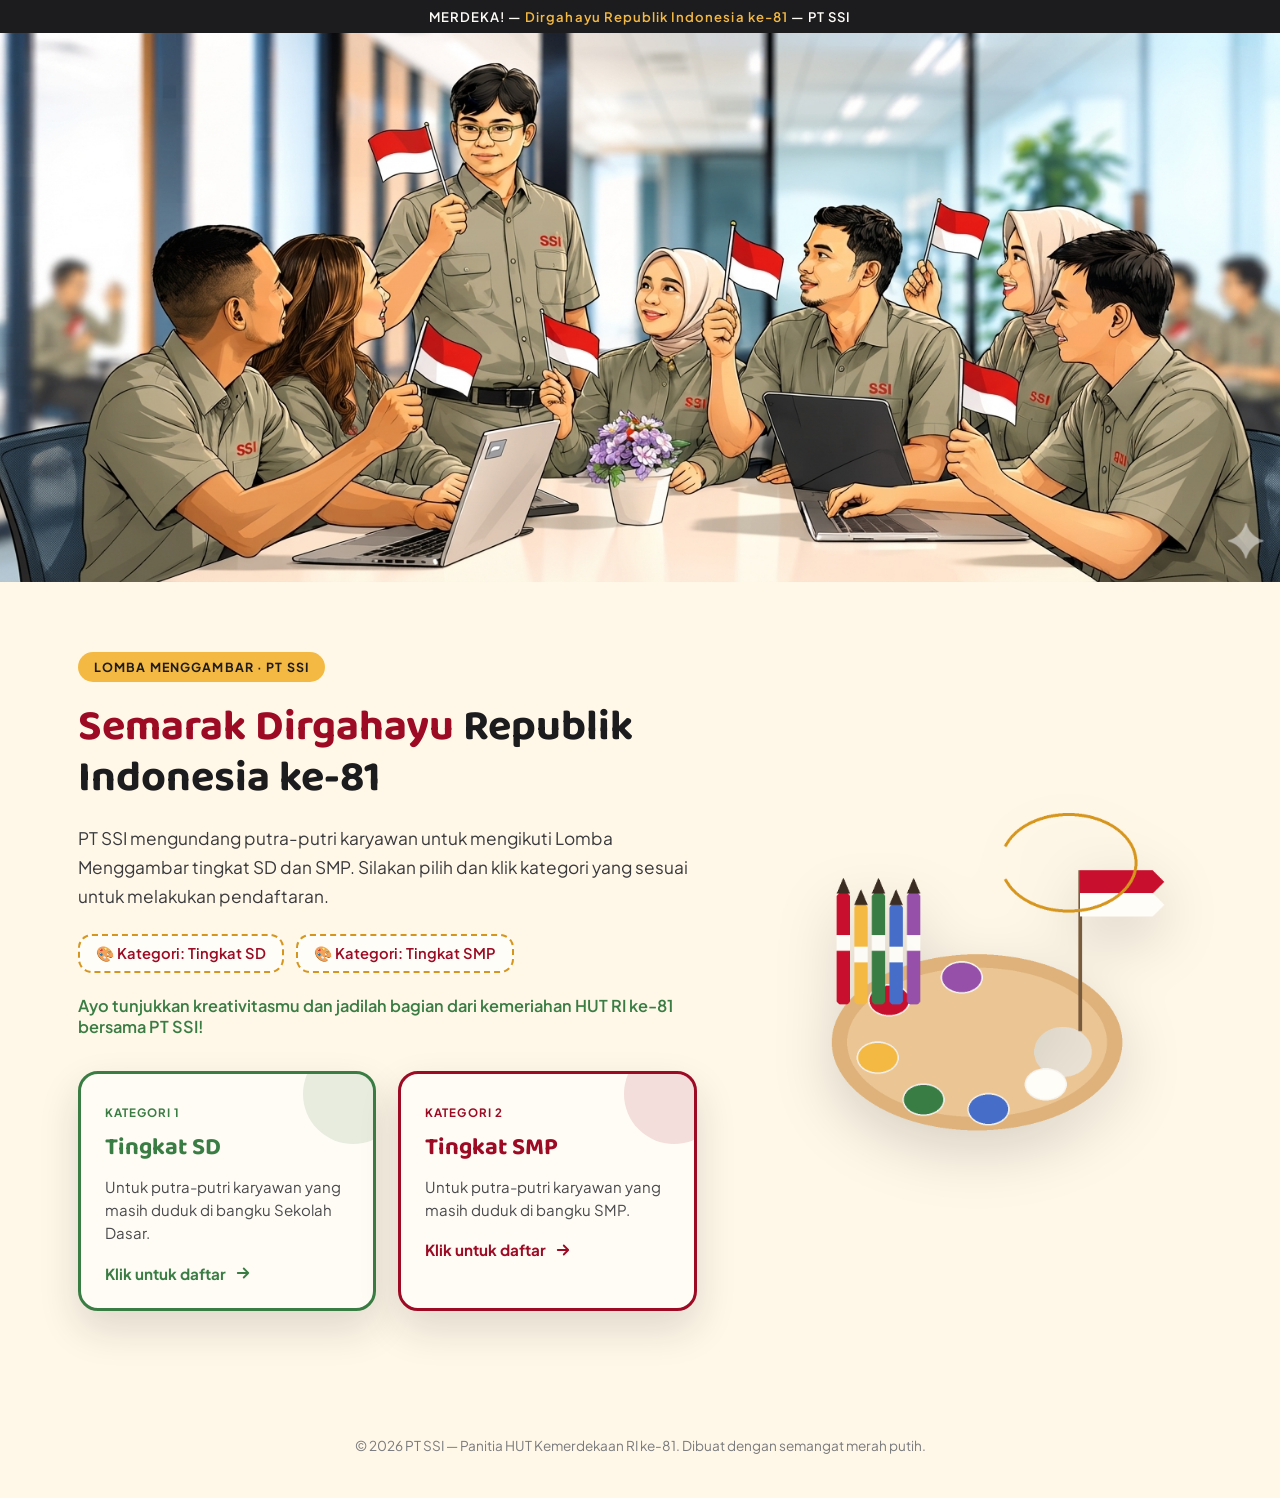
<file: index.html>
<!DOCTYPE html>
<html lang="id">
<head>
<meta charset="UTF-8">
<meta name="viewport" content="width=device-width, initial-scale=1.0">
<title>Lomba Menggambar HUT RI ke-81 | PT SSI</title>
<link rel="stylesheet" href="assets/style.css">
</head>
<body>

  <div class="top-ribbon">MERDEKA! &mdash; <span>Dirgahayu Republik Indonesia ke-81</span> &mdash; PT SSI</div>

  <div class="banner-wrap">
    <img src="assets/banner.png" alt="Banner Semarak Dirgahayu Republik Indonesia ke-81">
  </div>

  <section class="jumbotron">
    <div class="jumbotron-text">
      <span class="eyebrow">Lomba Menggambar &middot; PT SSI</span>
      <h1>Semarak Dirgahayu <em>Republik Indonesia ke-81</em></h1>
      <p class="lede">
        PT SSI mengundang putra-putri karyawan untuk mengikuti Lomba Menggambar
        tingkat SD dan SMP. Silakan pilih dan klik kategori yang sesuai untuk
        melakukan pendaftaran.
      </p>

      <ul class="category-list">
        <li>&#127912; Kategori: Tingkat SD</li>
        <li>&#127912; Kategori: Tingkat SMP</li>
      </ul>

      <p class="closing">
        Ayo tunjukkan kreativitasmu dan jadilah bagian dari kemeriahan
        HUT&nbsp;RI ke-81 bersama PT&nbsp;SSI!
      </p>

      <div class="cta-row">
        <a href="sd.html" class="cta-card sd">
          <span class="tag">Kategori 1</span>
          <h3>Tingkat SD</h3>
          <p>Untuk putra-putri karyawan yang masih duduk di bangku Sekolah Dasar.</p>
          <span class="go">Klik untuk daftar
            <svg width="18" height="18" viewBox="0 0 24 24" fill="none"><path d="M5 12h14M13 6l6 6-6 6" stroke="currentColor" stroke-width="2.4" stroke-linecap="round" stroke-linejoin="round"/></svg>
          </span>
        </a>
        <a href="smp.html" class="cta-card smp">
          <span class="tag">Kategori 2</span>
          <h3>Tingkat SMP</h3>
          <p>Untuk putra-putri karyawan yang masih duduk di bangku SMP.</p>
          <span class="go">Klik untuk daftar
            <svg width="18" height="18" viewBox="0 0 24 24" fill="none"><path d="M5 12h14M13 6l6 6-6 6" stroke="currentColor" stroke-width="2.4" stroke-linecap="round" stroke-linejoin="round"/></svg>
          </span>
        </a>
      </div>
    </div>

    <div class="hero-img">
      <img src="assets/hero-illustration.png" alt="Ilustrasi krayon, palet, dan bendera merah putih">
    </div>
  </section>

  <footer>
    &copy; 2026 PT SSI &mdash; Panitia HUT Kemerdekaan RI ke-81. Dibuat dengan semangat merah putih.
  </footer>

</body>
</html>
</file>
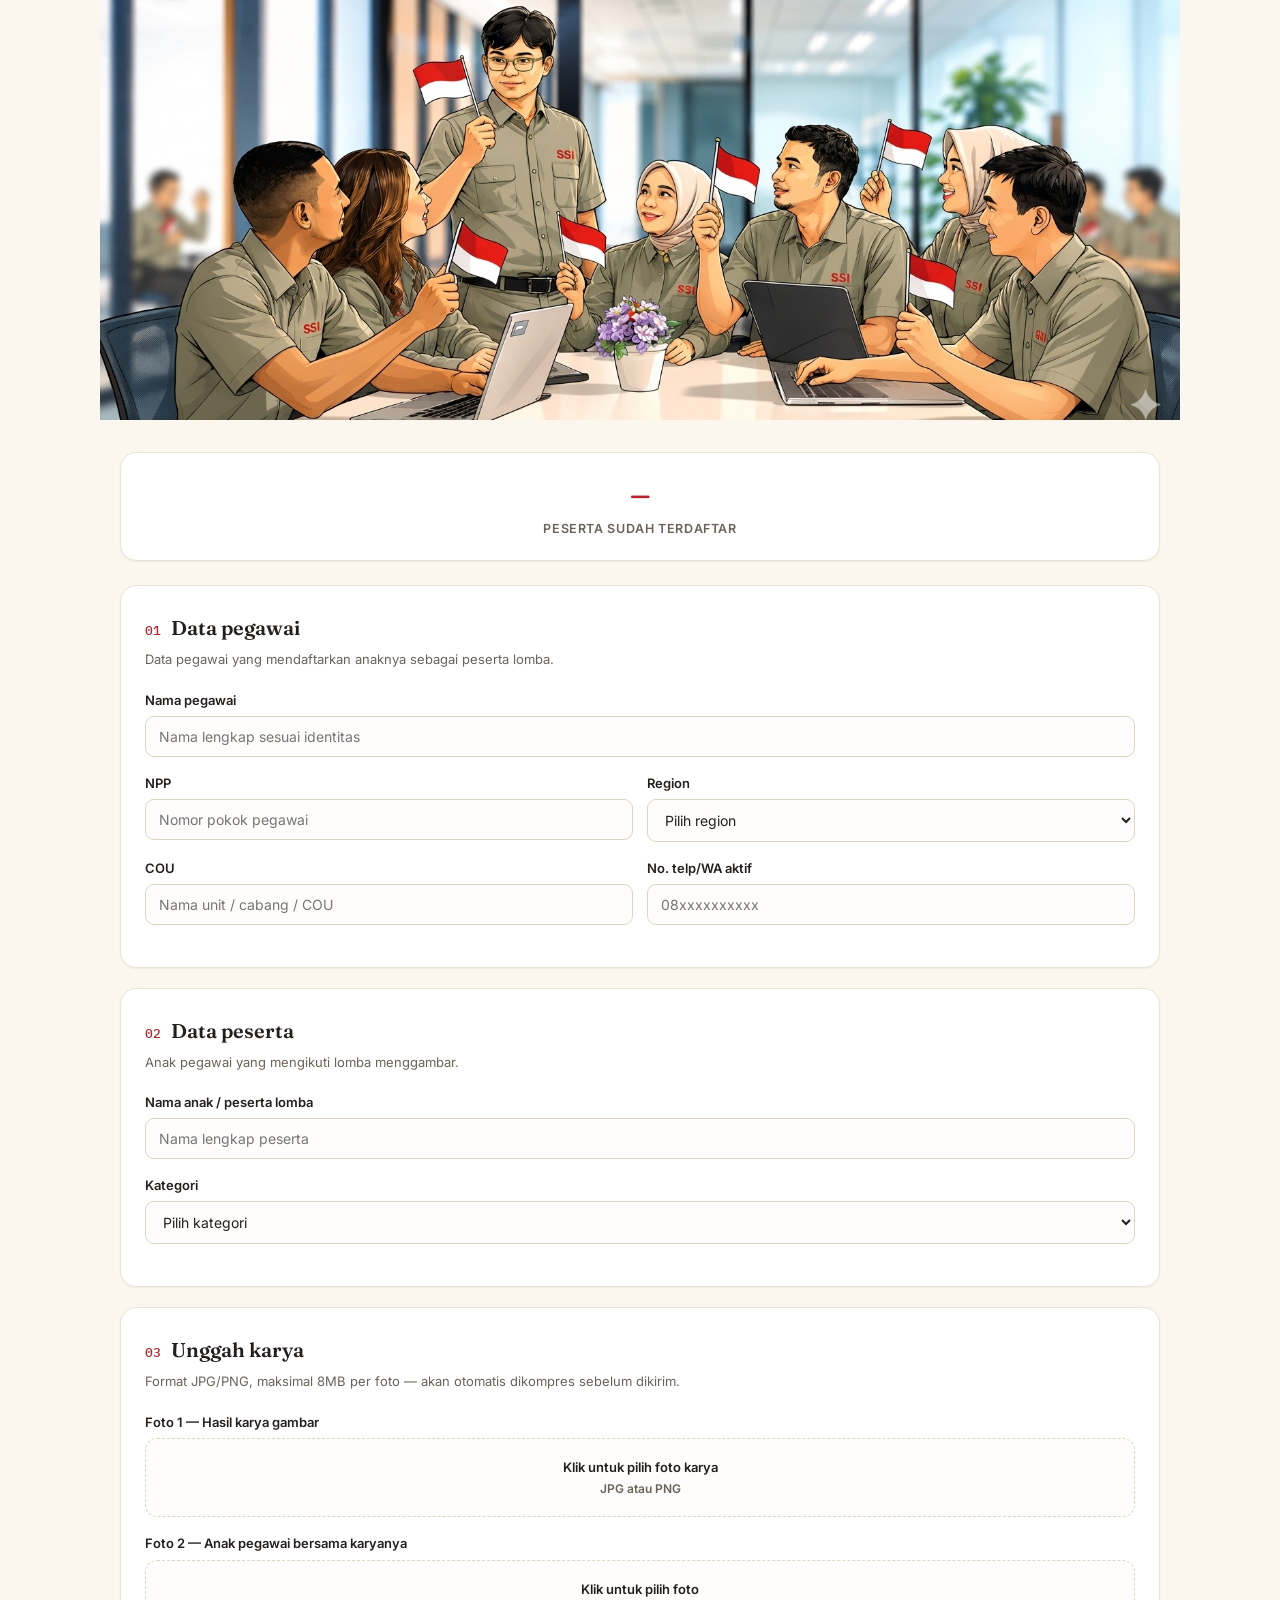
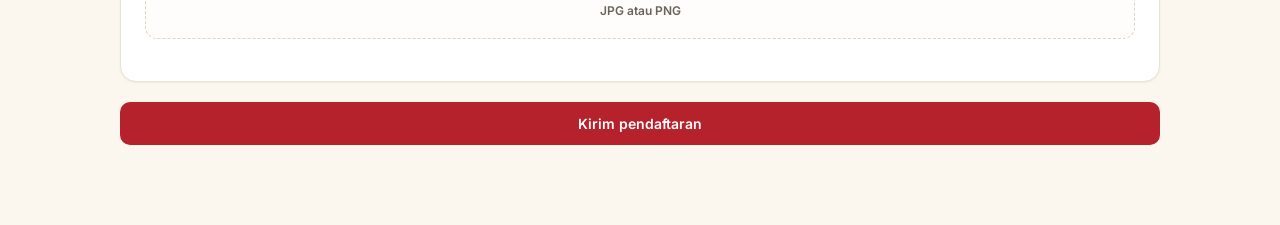
<file: form.html>
<!DOCTYPE html>
<html lang="id">
<head>
<meta charset="UTF-8">
<meta name="viewport" content="width=device-width, initial-scale=1.0">
<title>Lomba Menggambar — Dirgahayu RI ke-81</title>
<link rel="preconnect" href="https://fonts.googleapis.com">
<link href="https://fonts.googleapis.com/css2?family=Fraunces:opsz,wght@9..144,500;9..144,600;9..144,700&family=Inter:wght@400;500;600;700&family=IBM+Plex+Mono:wght@500&display=swap" rel="stylesheet">
<style>
  :root{
    --merah:#B5222B;
    --merah-deep:#7A1420;
    --merah-tint:#FBEAEA;
    --cream:#FBF7EE;
    --putih:#FFFFFF;
    --ink:#241F1C;
    --ink-soft:#6B635A;
    --gold:#C89B3C;
    --gold-soft:#F0E2BE;
    --hijau:#2F6B4F;
    --hijau-tint:#E6F0EA;
    --radius:12px;
    --shadow:0 1px 2px rgba(36,31,28,.06);
  }
  *{box-sizing:border-box;}
  body{
    margin:0;
    background:var(--cream);
    color:var(--ink);
    font-family:'Inter',sans-serif;
    line-height:1.55;
    -webkit-font-smoothing:antialiased;
  }
  .page{max-width:1080px;margin:0 auto;padding:0 20px 80px;}

  .hero{
    position:relative;
    margin:0 -20px 32px;
    background:var(--merah);
    overflow:hidden;
    line-height:0;
  }
  .hero img{
    display:block;
    width:100%;
    height:auto;
    max-height:420px;
    object-fit:cover;
  }

  .section{background:var(--putih);border:1px solid #E9E3D4;border-radius:16px;padding:26px 24px;margin-bottom:20px;box-shadow:var(--shadow);}
  .section-head{display:flex;align-items:baseline;gap:10px;margin-bottom:6px;}
  .section-no{font-family:'IBM Plex Mono',monospace;color:var(--merah);font-weight:500;font-size:13px;}
  .section-title{font-family:'Fraunces',serif;font-weight:600;font-size:20px;margin:0;}
  .section-sub{color:var(--ink-soft);font-size:13px;margin:0 0 20px;}

  .field{margin-bottom:16px;}
  .field label{display:block;font-size:13px;font-weight:600;margin-bottom:6px;color:var(--ink);}
  input[type=text],input[type=tel],select{
    width:100%;padding:11px 13px;border:1px solid #DCD5C4;border-radius:9px;
    font-family:'Inter',sans-serif;font-size:14px;background:#FEFDFB;color:var(--ink);
  }
  input:focus,select:focus{outline:none;border-color:var(--merah);box-shadow:0 0 0 3px var(--merah-tint);}
  .row2{display:grid;grid-template-columns:1fr 1fr;gap:14px;}
  @media(max-width:520px){.row2{grid-template-columns:1fr;}}
  .err{color:var(--merah-deep);font-size:12px;margin-top:5px;display:none;}
  .field.invalid input,.field.invalid select{border-color:var(--merah-deep);}
  .field.invalid .err{display:block;}

  .upload-box{
    border:1.5px dashed #DCD5C4;border-radius:12px;padding:18px;text-align:center;
    cursor:pointer;background:#FEFDFB;transition:.15s;position:relative;
  }
  .upload-box:hover{border-color:var(--merah);background:var(--merah-tint);}
  .upload-box input{display:none;}
  .upload-box .ub-title{font-weight:600;font-size:13px;}
  .upload-box .ub-hint{font-size:12px;color:var(--ink-soft);margin-top:3px;}
  .preview{margin-top:12px;display:none;}
  .preview img{width:100%;max-height:220px;object-fit:contain;border-radius:8px;border:1px solid #E9E3D4;background:#fff;}
  .preview .fname{font-size:12px;color:var(--hijau);margin-top:6px;font-weight:600;}

  .btn{appearance:none;border:none;border-radius:10px;padding:13px 22px;font-size:14px;font-weight:600;font-family:'Inter',sans-serif;cursor:pointer;transition:.15s;}
  .btn-primary{background:var(--merah);color:#fff;width:100%;}
  .btn-primary:hover{background:var(--merah-deep);}
  .btn-primary:disabled{background:#D8B9BB;cursor:not-allowed;}
  .btn-ghost{background:transparent;color:var(--ink-soft);border:1px solid #DCD5C4;font-size:12px;padding:8px 14px;}
  .btn-ghost:hover{background:#F2EEE2;}

  .notice{border-radius:10px;padding:12px 14px;font-size:13px;margin-bottom:20px;display:flex;gap:10px;align-items:flex-start;}
  .notice.warn{background:var(--merah-tint);color:var(--merah-deep);border:1px solid #EAC7C7;}
  .notice.info{background:var(--gold-soft);color:#5A4620;border:1px solid #E3D19E;}


  .config-warning{background:#3A2323;color:#F5D8D8;border-radius:10px;padding:14px 16px;font-size:13px;margin-bottom:20px;font-family:'IBM Plex Mono',monospace;line-height:1.6;}

  .stat-box{
    background:var(--putih);border:1px solid #E9E3D4;border-radius:16px;
    padding:22px 24px;text-align:center;margin-bottom:24px;box-shadow:var(--shadow);
  }
  .stat-number{font-family:'Fraunces',serif;font-weight:700;font-size:38px;color:var(--merah);line-height:1;}
  .stat-label{font-size:12.5px;color:var(--ink-soft);margin-top:6px;font-weight:600;text-transform:uppercase;letter-spacing:.05em;}

  .modal-bg{display:none;position:fixed;inset:0;background:rgba(36,31,28,.55);z-index:50;align-items:center;justify-content:center;padding:20px;}
  .modal-card{background:#fff;border-radius:16px;padding:32px 28px;max-width:360px;width:100%;text-align:center;}
  .modal-card .icon{width:56px;height:56px;border-radius:50%;background:var(--hijau-tint);color:var(--hijau);display:flex;align-items:center;justify-content:center;margin:0 auto 16px;font-size:26px;font-weight:700;font-family:'Fraunces',serif;}
  .modal-card h3{font-family:'Fraunces',serif;font-size:20px;margin:0 0 8px;}
  .modal-card p{font-size:14px;color:var(--ink-soft);margin:0 0 6px;}
  .modal-card .rid{font-family:'IBM Plex Mono',monospace;background:#F2EEE2;padding:8px 12px;border-radius:8px;display:inline-block;margin-top:10px;font-size:12px;}
  .modal-card .btn{margin-top:20px;}
  .sr-only{position:absolute;width:1px;height:1px;overflow:hidden;clip:rect(0,0,0,0);}
</style>
</head>
<body>
<div class="page">

  <div class="hero">
    <img src="assets/banner.png" alt="Lomba Menggambar Dirgahayu HUT RI ke-81">
  </div>

  <div class="stat-box">
    <div class="stat-number" id="statNumber">–</div>
    <div class="stat-label">Peserta sudah terdaftar</div>
  </div>

  <div id="configWarning" class="config-warning" style="display:none;">
    ⚠ SCRIPT_URL belum diisi. Buka file ini, cari <b>const SCRIPT_URL</b> di bagian &lt;script&gt;,
    lalu isi dengan Web app URL hasil deploy Google Apps Script (lihat Code.gs).
  </div>

  <div id="formFlow">
    <div id="dupNotice" class="notice warn" style="display:none;">
      <span>⚠</span>
      <span id="dupText">Data dengan NPP dan nama peserta yang sama sudah terdaftar sebelumnya. Setiap anak hanya dapat didaftarkan satu kali untuk mencegah duplikasi data.</span>
    </div>

    <form id="lombaForm" novalidate>

      <div class="section">
        <div class="section-head"><span class="section-no">01</span><h2 class="section-title">Data pegawai</h2></div>
        <p class="section-sub">Data pegawai yang mendaftarkan anaknya sebagai peserta lomba.</p>

        <div class="field">
          <label for="pegawai_nama">Nama pegawai</label>
          <input type="text" id="pegawai_nama" placeholder="Nama lengkap sesuai identitas" required>
          <div class="err">Nama pegawai wajib diisi.</div>
        </div>

        <div class="row2">
          <div class="field">
            <label for="pegawai_npp">NPP</label>
            <input type="text" id="pegawai_npp" placeholder="Nomor pokok pegawai" required>
            <div class="err">NPP wajib diisi (minimal 3 karakter).</div>
          </div>
          <div class="field">
            <label for="pegawai_region">Region</label>
            <select id="pegawai_region" required>
              <option value="" disabled selected>Pilih region</option>
            </select>
            <div class="err">Pilih salah satu region.</div>
          </div>
        </div>

        <div class="row2">
          <div class="field">
            <label for="pegawai_cou">COU</label>
            <input type="text" id="pegawai_cou" placeholder="Nama unit / cabang / COU" required>
            <div class="err">COU wajib diisi.</div>
          </div>
          <div class="field">
            <label for="pegawai_notelp">No. telp/WA aktif</label>
            <input type="tel" id="pegawai_notelp" placeholder="08xxxxxxxxxx" required>
            <div class="err">Masukkan nomor yang valid (contoh: 081234567890).</div>
          </div>
        </div>
      </div>

      <div class="section">
        <div class="section-head"><span class="section-no">02</span><h2 class="section-title">Data peserta</h2></div>
        <p class="section-sub">Anak pegawai yang mengikuti lomba menggambar.</p>

        <div class="field">
          <label for="anak_nama">Nama anak / peserta lomba</label>
          <input type="text" id="anak_nama" placeholder="Nama lengkap peserta" required>
          <div class="err">Nama peserta wajib diisi.</div>
        </div>

        <div class="field">
          <label for="anak_kategori">Kategori</label>
          <select id="anak_kategori" required>
            <option value="" disabled selected>Pilih kategori</option>
            <option value="SD">SD</option>
            <option value="SMP">SMP</option>
          </select>
          <div class="err">Pilih kategori lomba.</div>
        </div>
      </div>

      <div class="section">
        <div class="section-head"><span class="section-no">03</span><h2 class="section-title">Unggah karya</h2></div>
        <p class="section-sub">Format JPG/PNG, maksimal 8MB per foto — akan otomatis dikompres sebelum dikirim.</p>

        <div class="field">
          <label>Foto 1 — Hasil karya gambar</label>
          <label class="upload-box" id="box1">
            <div class="ub-title">Klik untuk pilih foto karya</div>
            <div class="ub-hint">JPG atau PNG</div>
            <input type="file" id="gambar1" accept="image/png,image/jpeg">
          </label>
          <div class="preview" id="preview1"><img alt="Pratinjau karya"><div class="fname"></div></div>
          <div class="err">Unggah foto hasil karya.</div>
        </div>

        <div class="field">
          <label>Foto 2 — Anak pegawai bersama karyanya</label>
          <label class="upload-box" id="box2">
            <div class="ub-title">Klik untuk pilih foto</div>
            <div class="ub-hint">JPG atau PNG</div>
            <input type="file" id="gambar2" accept="image/png,image/jpeg">
          </label>
          <div class="preview" id="preview2"><img alt="Pratinjau anak dan karya"><div class="fname"></div></div>
          <div class="err">Unggah foto anak bersama karyanya.</div>
        </div>
      </div>

      <button type="submit" class="btn btn-primary" id="submitBtn">Kirim pendaftaran</button>
    </form>
  </div>

</div>

<div class="modal-bg" id="successModal">
  <div class="modal-card">
    <div class="icon">✓</div>
    <h3>Terimakasih sudah submit, semoga anda juaranya !</h3>
    <p>Data peserta dan karya sudah masuk ke spreadsheet.</p>
    <div class="rid" id="regId"></div>
    <div>
      <button class="btn btn-primary" id="newRegBtn" style="margin-top:20px;">Tutup</button>
    </div>
  </div>
</div>

<script>
/* ====== ISI DENGAN WEB APP URL HASIL DEPLOY GOOGLE APPS SCRIPT (lihat Code.gs) ====== */
const SCRIPT_URL = "https://script.google.com/macros/s/AKfycbxU8WDDDKjI8Hxyf_DkBQFVawNpTVN9R-_wB44ijBI8qEalY5Z1PhsPQM3KwGc-Vu-sTw/exec";
/* ===================================================================================== */

if (!SCRIPT_URL || SCRIPT_URL.indexOf('http') !== 0) {
  document.getElementById('configWarning').style.display = 'block';
}

async function loadCount() {
  if (!SCRIPT_URL || SCRIPT_URL.indexOf('http') !== 0) return;
  try {
    const res = await fetch(SCRIPT_URL + '?action=count&t=' + Date.now());
    const data = await res.json();
    if (data.status === 'ok' && typeof data.total === 'number') {
      document.getElementById('statNumber').textContent = data.total;
    } else {
      console.error('Format respons count tidak sesuai:', data);
    }
  } catch (err) {
    console.error('Gagal memuat jumlah peserta:', err);
  }
}
loadCount();

const regionSel = document.getElementById('pegawai_region');
for (let i = 1; i <= 10; i++) {
  const o = document.createElement('option');
  o.value = String(i); o.textContent = "Region " + i;
  regionSel.appendChild(o);
}

function readAndCompress(file, maxW) {
  return new Promise((resolve, reject) => {
    if (!['image/jpeg', 'image/png'].includes(file.type)) { reject('type'); return; }
    if (file.size > 8 * 1024 * 1024) { reject('size'); return; }
    const reader = new FileReader();
    reader.onload = e => {
      const img = new Image();
      img.onload = () => {
        const scale = Math.min(1, maxW / img.width);
        const w = Math.round(img.width * scale), h = Math.round(img.height * scale);
        const canvas = document.createElement('canvas');
        canvas.width = w; canvas.height = h;
        canvas.getContext('2d').drawImage(img, 0, 0, w, h);
        resolve(canvas.toDataURL('image/jpeg', 0.72));
      };
      img.onerror = () => reject('decode');
      img.src = e.target.result;
    };
    reader.onerror = () => reject('read');
    reader.readAsDataURL(file);
  });
}

function wireUpload(boxId, inputId, previewId) {
  const box = document.getElementById(boxId);
  const input = document.getElementById(inputId);
  const preview = document.getElementById(previewId);
  const field = box.closest('.field');
  box.addEventListener('click', e => { if (e.target !== input) input.click(); });
  input.addEventListener('change', async () => {
    const file = input.files[0];
    if (!file) return;
    field.classList.remove('invalid');
    try {
      const dataUrl = await readAndCompress(file, 1000);
      input.dataset.b64 = dataUrl;
      preview.style.display = 'block';
      preview.querySelector('img').src = dataUrl;
      preview.querySelector('.fname').textContent = file.name;
      box.querySelector('.ub-title').textContent = 'Ganti foto';
    } catch (err) {
      input.value = '';
      delete input.dataset.b64;
      alert(err === 'type' ? 'File harus berformat JPG atau PNG.' : err === 'size' ? 'Ukuran file maksimal 8MB.' : 'Foto gagal diproses, coba file lain.');
    }
  });
}
wireUpload('box1', 'gambar1', 'preview1');
wireUpload('box2', 'gambar2', 'preview2');

const fields = {
  pegawai_nama: v => v.trim().length >= 3,
  pegawai_npp: v => /^[A-Za-z0-9]{3,15}$/.test(v.trim()),
  pegawai_region: v => v !== '',
  pegawai_cou: v => v.trim().length >= 2,
  pegawai_notelp: v => /^(\+62|62|0)8\d{7,12}$/.test(v.trim().replace(/[\s-]/g, '')),
  anak_nama: v => v.trim().length >= 3,
  anak_kategori: v => v !== '',
};

function validateAll() {
  let ok = true;
  for (const id in fields) {
    const el = document.getElementById(id);
    const field = el.closest('.field');
    const valid = fields[id](el.value);
    field.classList.toggle('invalid', !valid);
    if (!valid) ok = false;
  }
  ['gambar1', 'gambar2'].forEach(id => {
    const el = document.getElementById(id);
    const field = el.closest('.field');
    const valid = !!el.dataset.b64;
    field.classList.toggle('invalid', !valid);
    if (!valid) ok = false;
  });
  return ok;
}

Object.keys(fields).forEach(id => {
  document.getElementById(id).addEventListener('input', () => {
    document.getElementById(id).closest('.field').classList.remove('invalid');
  });
});

const form = document.getElementById('lombaForm');
const submitBtn = document.getElementById('submitBtn');
const dupNotice = document.getElementById('dupNotice');
const dupText = document.getElementById('dupText');

form.addEventListener('submit', async (e) => {
  e.preventDefault();
  dupNotice.style.display = 'none';
  if (!validateAll()) {
    document.querySelector('.field.invalid')?.scrollIntoView({ behavior: 'smooth', block: 'center' });
    return;
  }
  if (!SCRIPT_URL || SCRIPT_URL.indexOf('http') !== 0) {
    alert('SCRIPT_URL belum diisi. Lihat peringatan di atas form.');
    return;
  }

  submitBtn.disabled = true;
  submitBtn.textContent = 'Mengirim ke spreadsheet…';

  const id = 'LMB-' + Date.now().toString(36).toUpperCase() + '-' + Math.random().toString(36).slice(2, 6).toUpperCase();
  const record = {
    id,
    pegawaiNama: document.getElementById('pegawai_nama').value.trim(),
    npp: document.getElementById('pegawai_npp').value.trim(),
    region: document.getElementById('pegawai_region').value,
    cou: document.getElementById('pegawai_cou').value.trim(),
    notelp: document.getElementById('pegawai_notelp').value.trim(),
    anakNama: document.getElementById('anak_nama').value.trim(),
    kategori: document.getElementById('anak_kategori').value,
    gambar1: document.getElementById('gambar1').dataset.b64,
    gambar2: document.getElementById('gambar2').dataset.b64,
  };

  try {
    const res = await fetch(SCRIPT_URL, {
      method: 'POST',
      headers: { 'Content-Type': 'text/plain;charset=utf-8' },
      body: JSON.stringify(record)
    });
    const result = await res.json();

    if (result.status === 'success') {
      document.getElementById('regId').textContent = result.id;
      document.getElementById('successModal').style.display = 'flex';
      loadCount();
    } else if (result.status === 'duplicate') {
      dupText.textContent = result.message || 'Data ini sudah pernah terdaftar.';
      dupNotice.style.display = 'flex';
      dupNotice.scrollIntoView({ behavior: 'smooth', block: 'center' });
    } else {
      alert('Gagal menyimpan: ' + (result.message || 'Terjadi kesalahan.'));
    }
  } catch (err) {
    alert('Tidak dapat terhubung ke spreadsheet. Periksa koneksi internet dan SCRIPT_URL, lalu coba lagi.');
  } finally {
    submitBtn.disabled = false;
    submitBtn.textContent = 'Kirim pendaftaran';
  }
});

document.getElementById('newRegBtn').addEventListener('click', () => {
  form.reset();
  document.querySelectorAll('.preview').forEach(p => { p.style.display = 'none'; });
  document.querySelectorAll('.upload-box .ub-title').forEach(t => t.textContent = 'Klik untuk pilih foto');
  document.getElementById('gambar1').removeAttribute('data-b64');
  document.getElementById('gambar2').removeAttribute('data-b64');
  document.querySelectorAll('.field').forEach(f => f.classList.remove('invalid'));
  document.getElementById('successModal').style.display = 'none';
  window.scrollTo({ top: 0, behavior: 'smooth' });
});
</script>
</body>
</html>
</file>
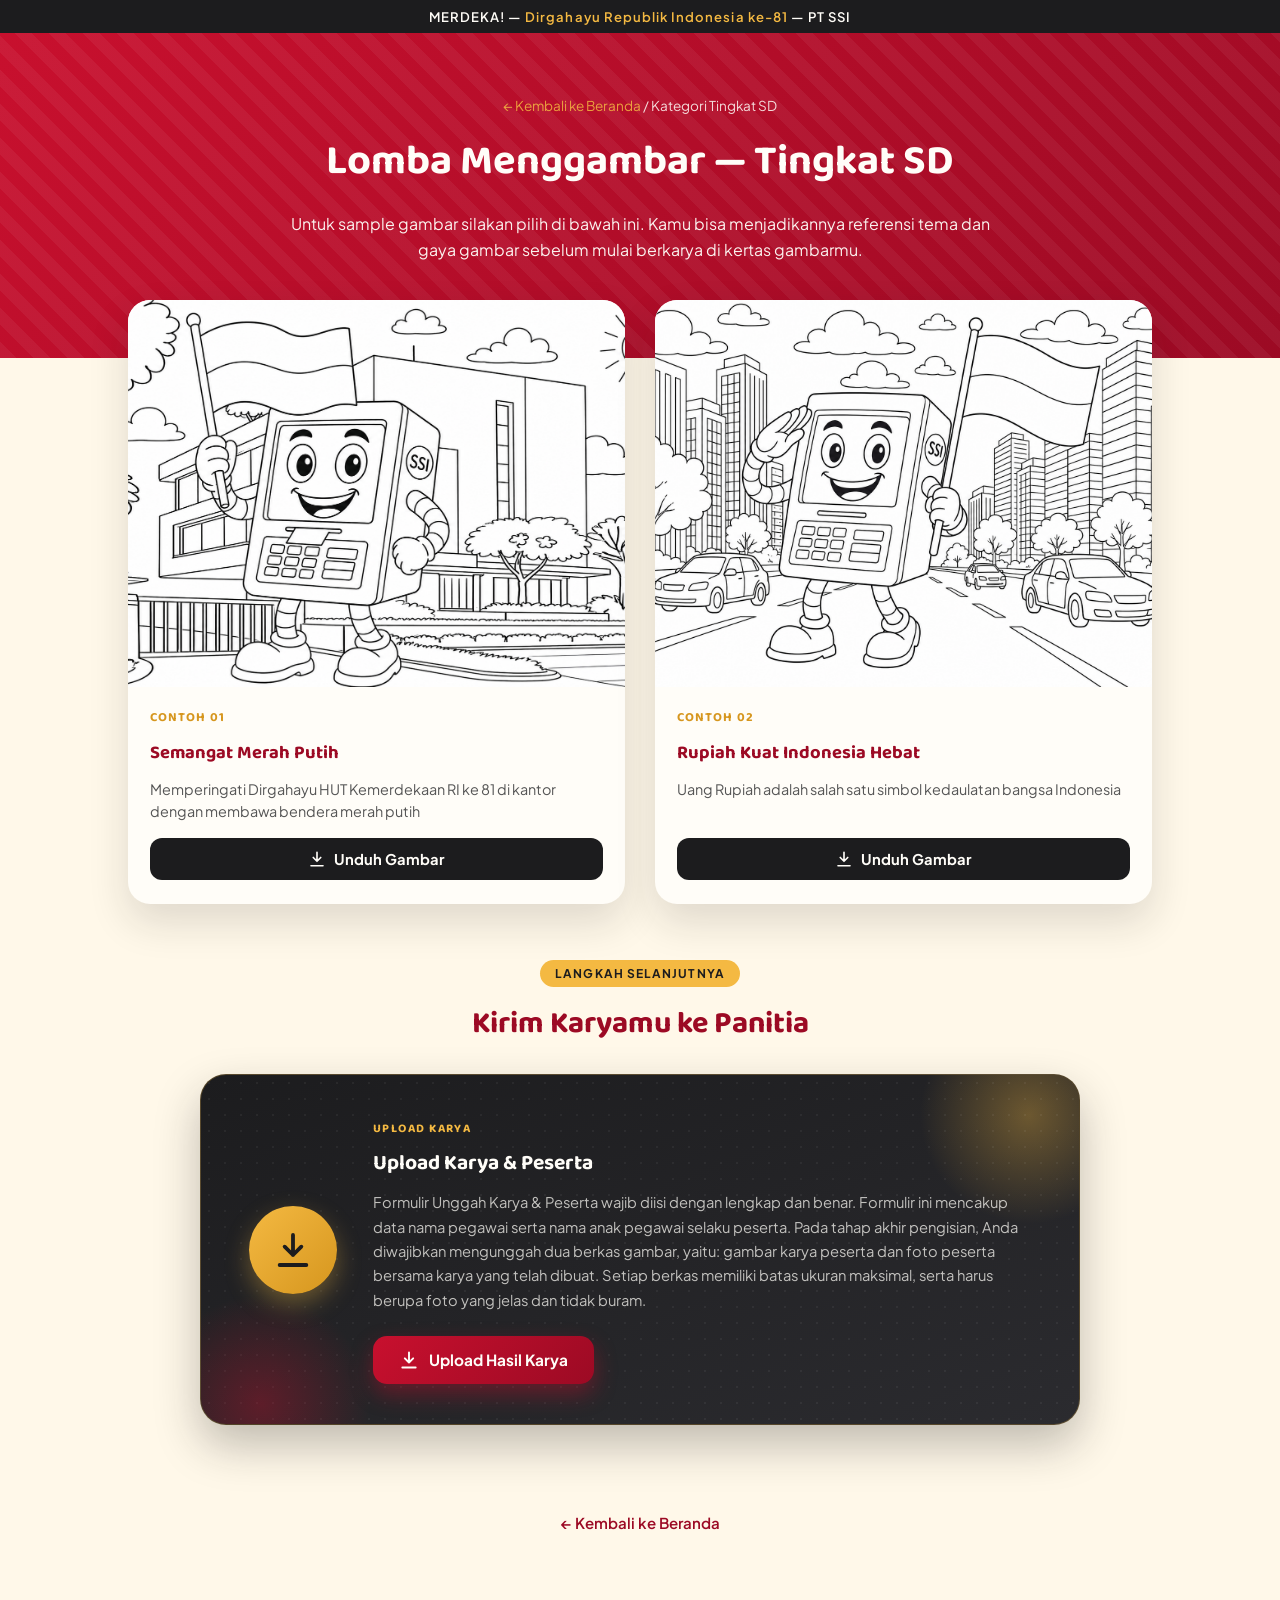
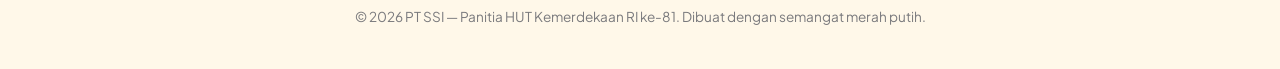
<file: sd.html>
<!DOCTYPE html>
<html lang="id">
<head>
<meta charset="UTF-8">
<meta name="viewport" content="width=device-width, initial-scale=1.0">
<title>Kategori SD &mdash; Lomba Menggambar HUT RI ke-81 | PT SSI</title>

</head>
<style>
  @import url('https://fonts.googleapis.com/css2?family=Baloo+2:wght@500;600;700;800&family=Plus+Jakarta+Sans:wght@400;500;600;700;800&display=swap');

:root{
  --red:#C8102E;
  --red-dark:#9C0A24;
  --white:#FFFDF8;
  --cream:#FFF8E9;
  --gold:#F4B942;
  --gold-dark:#D6961E;
  --navy:#1C1C1E;
  --green:#3A7D44;
  --paper:#FFFCF5;
  --shadow: 0 18px 40px rgba(28,28,30,0.14);
  --radius: 22px;
}

*{box-sizing:border-box;}
html{scroll-behavior:smooth;}
body{
  margin:0;
  background:var(--cream);
  color:var(--navy);
  font-family:'Plus Jakarta Sans', sans-serif;
  -webkit-font-smoothing:antialiased;
}

h1,h2,h3,.display{
  font-family:'Baloo 2', sans-serif;
  font-weight:700;
  margin:0;
}

a{color:inherit;}
img{max-width:100%;display:block;}

/* ---------- top ribbon ---------- */
.top-ribbon{
  background:var(--navy);
  color:var(--white);
  text-align:center;
  font-size:0.82rem;
  letter-spacing:0.08em;
  padding:8px 12px;
  font-weight:600;
}
.top-ribbon span{color:var(--gold);}

/* ---------- jumbotron ---------- */
.jumbotron{
  max-width:1180px;
  margin:0 auto;
  padding:70px 28px 90px;
  display:grid;
  grid-template-columns:1.15fr 0.85fr;
  gap:48px;
  align-items:center;
}

/* ---------- footer ---------- */
footer{
  text-align:center;
  padding:36px 20px 44px;
  font-size:0.85rem;
  color:#7a7a7d;
}

/* ============ INNER PAGES (SD / SMP) ============ */
.page-header{
  background:linear-gradient(135deg, var(--red) 0%, var(--red-dark) 100%);
  color:var(--white);
  padding:64px 28px 96px;
  text-align:center;
  position:relative;
  overflow:hidden;
}
.page-header::before{
  content:"";
  position:absolute;
  inset:0;
  background-image:repeating-linear-gradient(45deg, rgba(255,255,255,0.05) 0 12px, transparent 12px 24px);
}
.page-header .breadcrumb{
  position:relative;
  font-size:0.85rem;
  opacity:0.85;
  margin-bottom:14px;
}
.page-header .breadcrumb a{text-decoration:none; color:var(--gold);}
.page-header h1{
  position:relative;
  font-size:clamp(1.8rem, 4vw, 2.6rem);
}
.page-header p{
  position:relative;
  max-width:60ch;
  margin:16px auto 0;
  line-height:1.6;
  opacity:0.95;
}

.samples-section{
  max-width:1080px;
  margin:-58px auto 0;
  padding:0 28px 80px;
  position:relative;
  z-index:2;
}
.samples-grid{
  display:grid;
  grid-template-columns:1fr 1fr;
  gap:30px;
}
.sample-card{
  background:var(--white);
  border-radius:var(--radius);
  box-shadow:var(--shadow);
  overflow:hidden;
  display:flex;
  flex-direction:column;
}
.sample-card .thumb{
  aspect-ratio:9/7;
  overflow:hidden;
  background:#eee;
}
.sample-card .thumb img{width:100%;height:100%;object-fit:cover;}
.sample-card .body{
  padding:20px 22px 24px;
  display:flex;
  flex-direction:column;
  gap:10px;
  flex:1;
}
.sample-card .body .num{
  font-family:'Baloo 2', sans-serif;
  font-weight:700;
  color:var(--gold-dark);
  font-size:0.8rem;
  letter-spacing:0.08em;
}
.sample-card .body h3{
  font-size:1.15rem;
  color:var(--red-dark);
}
.sample-card .body p{
  margin:0;
  font-size:0.9rem;
  color:#555;
  line-height:1.55;
  flex:1;
}
.download-btn{
  margin-top:6px;
  display:inline-flex;
  align-items:center;
  justify-content:center;
  gap:8px;
  background:var(--navy);
  color:var(--white);
  text-decoration:none;
  font-weight:700;
  font-size:0.92rem;
  padding:12px 18px;
  border-radius:12px;
  transition:background .15s ease;
}
.download-btn:hover{background:var(--red-dark);}

.back-link{
  display:inline-flex;
  align-items:center;
  gap:6px;
  margin:8px 0 40px;
  text-decoration:none;
  font-weight:600;
  color:var(--red-dark);
  font-size:0.94rem;
}
.back-link:hover{text-decoration:underline;}

.note-box{
  max-width:1080px;
  margin:0 auto 70px;
  padding:0 28px;
}
.note-box .inner{
  background:var(--paper);
  border:2px dashed var(--gold-dark);
  border-radius:18px;
  padding:22px 26px;
  font-size:0.92rem;
  color:#4a4a4d;
  line-height:1.6;
}
.note-box strong{color:var(--red-dark);}

/* ============ UPLOAD SECTION ============ */
.upload-heading{
  text-align:center;
  margin:56px 0 26px;
}
.upload-heading .eyebrow{
  display:inline-flex;
  align-items:center;
  gap:8px;
  background:var(--gold);
  color:var(--navy);
  font-weight:700;
  font-size:0.75rem;
  letter-spacing:0.09em;
  text-transform:uppercase;
  padding:6px 15px;
  border-radius:999px;
  margin-bottom:12px;
}
.upload-heading h2{
  font-size:clamp(1.4rem, 2.6vw, 1.9rem);
  color:var(--red-dark);
}

/* centered wrapper for the single elongated card */
.upload-wrap{
  display:flex;
  justify-content:center;
}

.upload-card{
  position:relative;
  width:100%;
  max-width:880px;
  background:linear-gradient(160deg, var(--navy) 0%, #2b2b2f 100%);
  border-radius:26px;
  padding:40px 48px;
  overflow:hidden;
  isolation:isolate;
  box-shadow:0 20px 45px rgba(28,28,30,0.28);
  border:1px solid rgba(244,185,66,0.25);
  transition:transform .25s ease, box-shadow .25s ease;

  display:flex;
  align-items:center;
  gap:36px;
  text-align:left;
}
.upload-card:hover{
  transform:translateY(-5px);
  box-shadow:0 28px 55px rgba(28,28,30,0.36);
}

/* decorative glow blobs */
.upload-card::before{
  content:"";
  position:absolute;
  top:-70px; right:-60px;
  width:220px; height:220px;
  background:radial-gradient(circle, rgba(244,185,66,0.35) 0%, transparent 70%);
  z-index:-1;
}
.upload-card::after{
  content:"";
  position:absolute;
  bottom:-90px; left:-50px;
  width:220px; height:220px;
  background:radial-gradient(circle, rgba(200,16,46,0.35) 0%, transparent 70%);
  z-index:-1;
}

/* subtle dot pattern */
.upload-card .pattern{
  position:absolute;
  inset:0;
  background-image:radial-gradient(rgba(255,255,255,0.05) 1.4px, transparent 1.4px);
  background-size:16px 16px;
  z-index:-1;
}

.upload-icon-wrap{
  flex-shrink:0;
  width:88px;
  height:88px;
  border-radius:50%;
  background:linear-gradient(135deg, var(--gold) 0%, var(--gold-dark) 100%);
  display:flex;
  align-items:center;
  justify-content:center;
  box-shadow:0 10px 24px rgba(244,185,66,0.35);
  animation:floaty 3.2s ease-in-out infinite;
}
.upload-icon-wrap svg{
  width:40px;
  height:40px;
  stroke:var(--navy);
}
@keyframes floaty{
  0%,100%{transform:translateY(0);}
  50%{transform:translateY(-7px);}
}

.upload-card .content{
  flex:1;
  min-width:0;
}

.upload-card .num{
  display:inline-block;
  font-family:'Baloo 2', sans-serif;
  font-weight:700;
  color:var(--gold);
  font-size:0.75rem;
  letter-spacing:0.12em;
  margin-bottom:8px;
}
.upload-card h3{
  color:var(--white);
  font-size:1.32rem;
  margin-bottom:10px;
}
.upload-card p{
  color:rgba(255,253,248,0.72);
  font-size:0.92rem;
  line-height:1.65;
  margin:0 0 24px;
}

/* animated upload button */
.upload-btn{
  position:relative;
  display:inline-flex;
  align-items:center;
  justify-content:center;
  gap:10px;
  background:linear-gradient(135deg, var(--red) 0%, var(--red-dark) 100%);
  color:var(--white);
  text-decoration:none;
  font-weight:700;
  font-size:0.96rem;
  padding:14px 26px;
  border-radius:14px;
  overflow:hidden;
  isolation:isolate;
  box-shadow:0 10px 22px rgba(200,16,46,0.4);
  transition:transform .18s ease, box-shadow .18s ease, background .25s ease;
}
.upload-btn:hover{
  transform:translateY(-3px) scale(1.03);
  box-shadow:0 16px 30px rgba(200,16,46,0.5);
  background:linear-gradient(135deg, var(--red-dark) 0%, var(--red) 100%);
}
.upload-btn:active{
  transform:translateY(-1px) scale(0.98);
}
/* shimmer sweep */
.upload-btn::before{
  content:"";
  position:absolute;
  top:0; left:-120%;
  width:60%;
  height:100%;
  background:linear-gradient(120deg, transparent 0%, rgba(255,255,255,0.5) 50%, transparent 100%);
  transform:skewX(-20deg);
  transition:left .6s ease;
  z-index:1;
}
.upload-btn:hover::before{
  left:130%;
}
.upload-btn .icon{
  position:relative;
  z-index:2;
  display:inline-flex;
  transition:transform .35s ease;
}
.upload-btn:hover .icon{
  animation:pop-up .6s ease infinite;
}
.upload-btn span.label{position:relative; z-index:2;}
@keyframes pop-up{
  0%,100%{transform:translateY(0);}
  50%{transform:translateY(-5px);}
}

/* ---------- responsive ---------- */
@media (max-width:860px){
  .jumbotron{grid-template-columns:1fr; text-align:left;}
  .samples-grid{grid-template-columns:1fr;}
  .upload-card{
    flex-direction:column;
    text-align:center;
    padding:36px 26px;
  }
  .upload-card p{margin-left:auto; margin-right:auto;}
}
@media (prefers-reduced-motion: reduce){
  .upload-icon-wrap{animation:none;}
  .upload-btn:hover .icon{animation:none;}
}
</style>
<body>
  <div class="top-ribbon">MERDEKA! &mdash; <span>Dirgahayu Republik Indonesia ke-81</span> &mdash; PT SSI</div>
  <header class="page-header">
    <div class="breadcrumb"><a href="index.html">&larr; Kembali ke Beranda</a> / Kategori Tingkat SD</div>
    <h1>Lomba Menggambar &mdash; Tingkat SD</h1>
    <p>Untuk sample gambar silakan pilih di bawah ini. Kamu bisa menjadikannya
      referensi tema dan gaya gambar sebelum mulai berkarya di kertas gambarmu.</p>
  </header>
  <section class="samples-section">
    <div class="samples-grid">
      <article class="sample-card">
        <div class="thumb">
          <img src="assets/sample-sd-1.png" alt="Contoh gambar SD 1 - Rumahku di Hari Kemerdekaan">
        </div>
        <div class="body">
          <span class="num">CONTOH 01</span>
          <h3>Semangat Merah Putih</h3>
          <p>Memperingati Dirgahayu HUT Kemerdekaan RI ke 81 di kantor dengan membawa bendera merah putih </p>
          <a class="download-btn" href="assets/sample-sd-1.jpeg" download="Contoh-Gambar-SD-1.jpeg">
            <svg width="18" height="18" viewBox="0 0 24 24" fill="none"><path d="M12 3v12m0 0l-5-5m5 5l5-5M4 21h16" stroke="currentColor" stroke-width="2.2" stroke-linecap="round" stroke-linejoin="round"/></svg>
            Unduh Gambar
          </a>
        </div>
      </article>
      <article class="sample-card">
        <div class="thumb">
          <img src="assets/sample-sd-2.png" alt="Contoh gambar SD 2 - Semangat 17 Agustus">
        </div>
        <div class="body">
          <span class="num">CONTOH 02</span>
          <h3>Rupiah Kuat Indonesia Hebat  </h3>
          <p>Uang Rupiah adalah salah satu simbol kedaulatan bangsa Indonesia </p>
          <a class="download-btn" href="assets/sample-sd-2.png" download="Contoh-Gambar-SD-2.png">
            <svg width="18" height="18" viewBox="0 0 24 24" fill="none"><path d="M12 3v12m0 0l-5-5m5 5l5-5M4 21h16" stroke="currentColor" stroke-width="2.2" stroke-linecap="round" stroke-linejoin="round"/></svg>
            Unduh Gambar
          </a>
        </div>
      </article>
    </div>

    <div class="upload-heading">
      <span class="eyebrow">Langkah Selanjutnya</span>
      <h2>Kirim Karyamu ke Panitia</h2>
    </div>

    <div class="upload-wrap">
      <article class="upload-card">
        <div class="pattern"></div>
        <div class="upload-icon-wrap">
          <svg viewBox="0 0 24 24" fill="none"><path d="M12 3v12m0 0l-5-5m5 5l5-5M4 21h16" stroke="currentColor" stroke-width="2.3" stroke-linecap="round" stroke-linejoin="round"/></svg>
        </div>
        <div class="content">
          <span class="num">UPLOAD KARYA</span>
          <h3>Upload Karya &amp; Peserta</h3>
          <p>
            Formulir Unggah Karya &amp; Peserta wajib diisi dengan lengkap dan benar. Formulir ini mencakup data
            nama pegawai serta nama anak pegawai selaku peserta. Pada tahap akhir pengisian, Anda diwajibkan
            mengunggah dua berkas gambar, yaitu: gambar karya peserta dan foto peserta bersama karya yang telah
            dibuat. Setiap berkas memiliki batas ukuran maksimal, serta harus berupa foto yang jelas dan tidak buram.
          </p>
          <a class="upload-btn" href="form.html">
            <span class="icon">
              <svg width="20" height="20" viewBox="0 0 24 24" fill="none"><path d="M12 3v12m0 0l-5-5m5 5l5-5M4 21h16" stroke="currentColor" stroke-width="2.3" stroke-linecap="round" stroke-linejoin="round"/></svg>
            </span>
            <span class="label">Upload Hasil Karya</span>
          </a>
        </div>
      </article>
    </div>

  </section>

  <div style="text-align:center;">
    <a href="index.html" class="back-link">&larr; Kembali ke Beranda</a>
  </div>
  <footer>
    &copy; 2026 PT SSI &mdash; Panitia HUT Kemerdekaan RI ke-81. Dibuat dengan semangat merah putih.
  </footer>
</body>
</html>
</file>
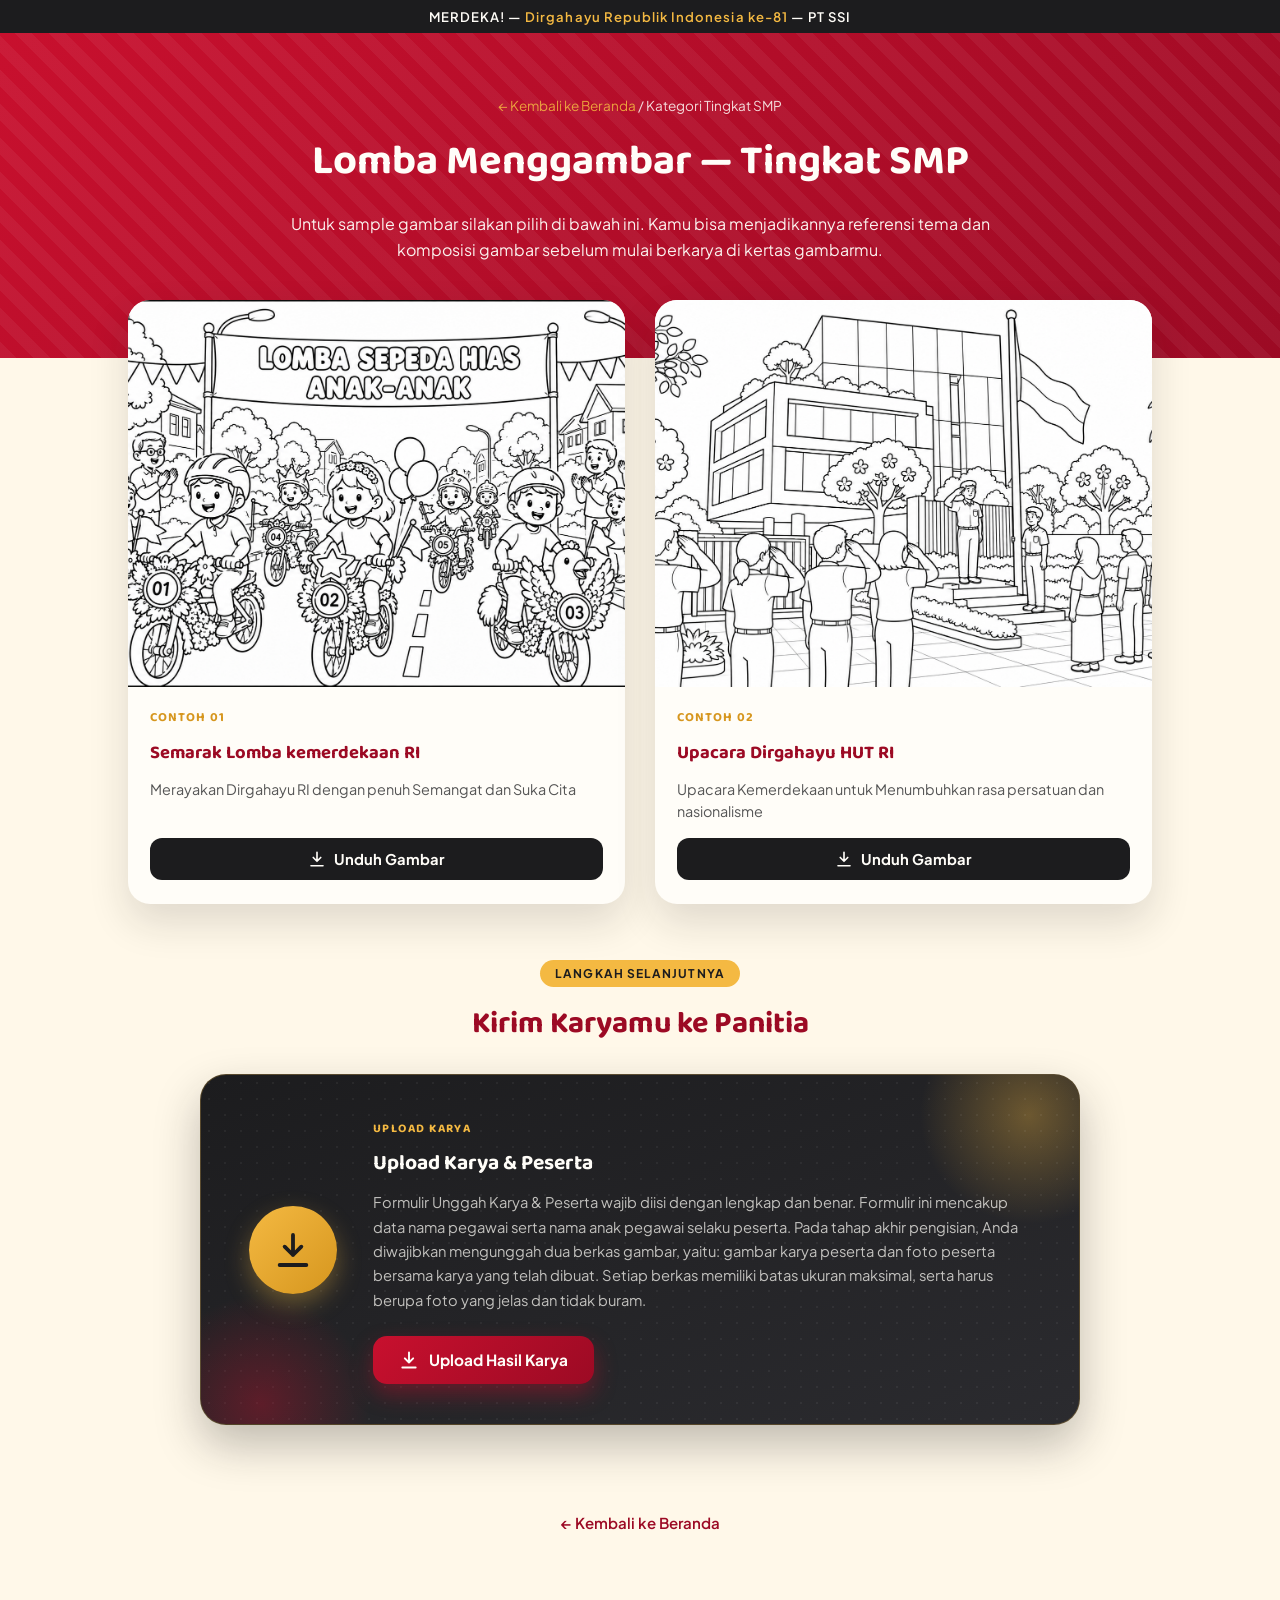
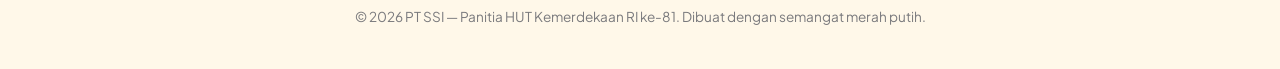
<file: smp.html>
<!DOCTYPE html>
<html lang="id">
<head>
<meta charset="UTF-8">
<meta name="viewport" content="width=device-width, initial-scale=1.0">
<title>Kategori SMP &mdash; Lomba Menggambar HUT RI ke-81 | PT SSI</title>
<link rel="stylesheet" href="assets/style.css">
</head>
<style>
 @import url('https://fonts.googleapis.com/css2?family=Baloo+2:wght@500;600;700;800&family=Plus+Jakarta+Sans:wght@400;500;600;700;800&display=swap');

:root{
  --red:#C8102E;
  --red-dark:#9C0A24;
  --white:#FFFDF8;
  --cream:#FFF8E9;
  --gold:#F4B942;
  --gold-dark:#D6961E;
  --navy:#1C1C1E;
  --green:#3A7D44;
  --paper:#FFFCF5;
  --shadow: 0 18px 40px rgba(28,28,30,0.14);
  --radius: 22px;
}

*{box-sizing:border-box;}
html{scroll-behavior:smooth;}
body{
  margin:0;
  background:var(--cream);
  color:var(--navy);
  font-family:'Plus Jakarta Sans', sans-serif;
  -webkit-font-smoothing:antialiased;
}

h1,h2,h3,.display{
  font-family:'Baloo 2', sans-serif;
  font-weight:700;
  margin:0;
}

a{color:inherit;}
img{max-width:100%;display:block;}

/* ---------- top ribbon ---------- */
.top-ribbon{
  background:var(--navy);
  color:var(--white);
  text-align:center;
  font-size:0.82rem;
  letter-spacing:0.08em;
  padding:8px 12px;
  font-weight:600;
}
.top-ribbon span{color:var(--gold);}

/* ---------- jumbotron ---------- */
.jumbotron{
  max-width:1180px;
  margin:0 auto;
  padding:70px 28px 90px;
  display:grid;
  grid-template-columns:1.15fr 0.85fr;
  gap:48px;
  align-items:center;
}

/* ---------- footer ---------- */
footer{
  text-align:center;
  padding:36px 20px 44px;
  font-size:0.85rem;
  color:#7a7a7d;
}

/* ============ INNER PAGES (SD / SMP) ============ */
.page-header{
  background:linear-gradient(135deg, var(--red) 0%, var(--red-dark) 100%);
  color:var(--white);
  padding:64px 28px 96px;
  text-align:center;
  position:relative;
  overflow:hidden;
}
.page-header::before{
  content:"";
  position:absolute;
  inset:0;
  background-image:repeating-linear-gradient(45deg, rgba(255,255,255,0.05) 0 12px, transparent 12px 24px);
}
.page-header .breadcrumb{
  position:relative;
  font-size:0.85rem;
  opacity:0.85;
  margin-bottom:14px;
}
.page-header .breadcrumb a{text-decoration:none; color:var(--gold);}
.page-header h1{
  position:relative;
  font-size:clamp(1.8rem, 4vw, 2.6rem);
}
.page-header p{
  position:relative;
  max-width:60ch;
  margin:16px auto 0;
  line-height:1.6;
  opacity:0.95;
}

.samples-section{
  max-width:1080px;
  margin:-58px auto 0;
  padding:0 28px 80px;
  position:relative;
  z-index:2;
}
.samples-grid{
  display:grid;
  grid-template-columns:1fr 1fr;
  gap:30px;
}
.sample-card{
  background:var(--white);
  border-radius:var(--radius);
  box-shadow:var(--shadow);
  overflow:hidden;
  display:flex;
  flex-direction:column;
}
.sample-card .thumb{
  aspect-ratio:9/7;
  overflow:hidden;
  background:#eee;
}
.sample-card .thumb img{width:100%;height:100%;object-fit:cover;}
.sample-card .body{
  padding:20px 22px 24px;
  display:flex;
  flex-direction:column;
  gap:10px;
  flex:1;
}
.sample-card .body .num{
  font-family:'Baloo 2', sans-serif;
  font-weight:700;
  color:var(--gold-dark);
  font-size:0.8rem;
  letter-spacing:0.08em;
}
.sample-card .body h3{
  font-size:1.15rem;
  color:var(--red-dark);
}
.sample-card .body p{
  margin:0;
  font-size:0.9rem;
  color:#555;
  line-height:1.55;
  flex:1;
}
.download-btn{
  margin-top:6px;
  display:inline-flex;
  align-items:center;
  justify-content:center;
  gap:8px;
  background:var(--navy);
  color:var(--white);
  text-decoration:none;
  font-weight:700;
  font-size:0.92rem;
  padding:12px 18px;
  border-radius:12px;
  transition:background .15s ease;
}
.download-btn:hover{background:var(--red-dark);}

.back-link{
  display:inline-flex;
  align-items:center;
  gap:6px;
  margin:8px 0 40px;
  text-decoration:none;
  font-weight:600;
  color:var(--red-dark);
  font-size:0.94rem;
}
.back-link:hover{text-decoration:underline;}

.note-box{
  max-width:1080px;
  margin:0 auto 70px;
  padding:0 28px;
}
.note-box .inner{
  background:var(--paper);
  border:2px dashed var(--gold-dark);
  border-radius:18px;
  padding:22px 26px;
  font-size:0.92rem;
  color:#4a4a4d;
  line-height:1.6;
}
.note-box strong{color:var(--red-dark);}

/* ============ UPLOAD SECTION ============ */
.upload-heading{
  text-align:center;
  margin:56px 0 26px;
}
.upload-heading .eyebrow{
  display:inline-flex;
  align-items:center;
  gap:8px;
  background:var(--gold);
  color:var(--navy);
  font-weight:700;
  font-size:0.75rem;
  letter-spacing:0.09em;
  text-transform:uppercase;
  padding:6px 15px;
  border-radius:999px;
  margin-bottom:12px;
}
.upload-heading h2{
  font-size:clamp(1.4rem, 2.6vw, 1.9rem);
  color:var(--red-dark);
}

/* centered wrapper for the single elongated card */
.upload-wrap{
  display:flex;
  justify-content:center;
}

.upload-card{
  position:relative;
  width:100%;
  max-width:880px;
  background:linear-gradient(160deg, var(--navy) 0%, #2b2b2f 100%);
  border-radius:26px;
  padding:40px 48px;
  overflow:hidden;
  isolation:isolate;
  box-shadow:0 20px 45px rgba(28,28,30,0.28);
  border:1px solid rgba(244,185,66,0.25);
  transition:transform .25s ease, box-shadow .25s ease;

  display:flex;
  align-items:center;
  gap:36px;
  text-align:left;
}
.upload-card:hover{
  transform:translateY(-5px);
  box-shadow:0 28px 55px rgba(28,28,30,0.36);
}

/* decorative glow blobs */
.upload-card::before{
  content:"";
  position:absolute;
  top:-70px; right:-60px;
  width:220px; height:220px;
  background:radial-gradient(circle, rgba(244,185,66,0.35) 0%, transparent 70%);
  z-index:-1;
}
.upload-card::after{
  content:"";
  position:absolute;
  bottom:-90px; left:-50px;
  width:220px; height:220px;
  background:radial-gradient(circle, rgba(200,16,46,0.35) 0%, transparent 70%);
  z-index:-1;
}

/* subtle dot pattern */
.upload-card .pattern{
  position:absolute;
  inset:0;
  background-image:radial-gradient(rgba(255,255,255,0.05) 1.4px, transparent 1.4px);
  background-size:16px 16px;
  z-index:-1;
}

.upload-icon-wrap{
  flex-shrink:0;
  width:88px;
  height:88px;
  border-radius:50%;
  background:linear-gradient(135deg, var(--gold) 0%, var(--gold-dark) 100%);
  display:flex;
  align-items:center;
  justify-content:center;
  box-shadow:0 10px 24px rgba(244,185,66,0.35);
  animation:floaty 3.2s ease-in-out infinite;
}
.upload-icon-wrap svg{
  width:40px;
  height:40px;
  stroke:var(--navy);
}
@keyframes floaty{
  0%,100%{transform:translateY(0);}
  50%{transform:translateY(-7px);}
}

.upload-card .content{
  flex:1;
  min-width:0;
}

.upload-card .num{
  display:inline-block;
  font-family:'Baloo 2', sans-serif;
  font-weight:700;
  color:var(--gold);
  font-size:0.75rem;
  letter-spacing:0.12em;
  margin-bottom:8px;
}
.upload-card h3{
  color:var(--white);
  font-size:1.32rem;
  margin-bottom:10px;
}
.upload-card p{
  color:rgba(255,253,248,0.72);
  font-size:0.92rem;
  line-height:1.65;
  margin:0 0 24px;
}

/* animated upload button */
.upload-btn{
  position:relative;
  display:inline-flex;
  align-items:center;
  justify-content:center;
  gap:10px;
  background:linear-gradient(135deg, var(--red) 0%, var(--red-dark) 100%);
  color:var(--white);
  text-decoration:none;
  font-weight:700;
  font-size:0.96rem;
  padding:14px 26px;
  border-radius:14px;
  overflow:hidden;
  isolation:isolate;
  box-shadow:0 10px 22px rgba(200,16,46,0.4);
  transition:transform .18s ease, box-shadow .18s ease, background .25s ease;
}
.upload-btn:hover{
  transform:translateY(-3px) scale(1.03);
  box-shadow:0 16px 30px rgba(200,16,46,0.5);
  background:linear-gradient(135deg, var(--red-dark) 0%, var(--red) 100%);
}
.upload-btn:active{
  transform:translateY(-1px) scale(0.98);
}
/* shimmer sweep */
.upload-btn::before{
  content:"";
  position:absolute;
  top:0; left:-120%;
  width:60%;
  height:100%;
  background:linear-gradient(120deg, transparent 0%, rgba(255,255,255,0.5) 50%, transparent 100%);
  transform:skewX(-20deg);
  transition:left .6s ease;
  z-index:1;
}
.upload-btn:hover::before{
  left:130%;
}
.upload-btn .icon{
  position:relative;
  z-index:2;
  display:inline-flex;
  transition:transform .35s ease;
}
.upload-btn:hover .icon{
  animation:pop-up .6s ease infinite;
}
.upload-btn span.label{position:relative; z-index:2;}
@keyframes pop-up{
  0%,100%{transform:translateY(0);}
  50%{transform:translateY(-5px);}
}

/* ---------- responsive ---------- */
@media (max-width:860px){
  .jumbotron{grid-template-columns:1fr; text-align:left;}
  .samples-grid{grid-template-columns:1fr;}
  .upload-card{
    flex-direction:column;
    text-align:center;
    padding:36px 26px;
  }
  .upload-card p{margin-left:auto; margin-right:auto;}
}
@media (prefers-reduced-motion: reduce){
  .upload-icon-wrap{animation:none;}
  .upload-btn:hover .icon{animation:none;}
}
</style>
  
<body>

  <div class="top-ribbon">MERDEKA! &mdash; <span>Dirgahayu Republik Indonesia ke-81</span> &mdash; PT SSI</div>

  <header class="page-header">
    <div class="breadcrumb"><a href="index.html">&larr; Kembali ke Beranda</a> / Kategori Tingkat SMP</div>
    <h1>Lomba Menggambar &mdash; Tingkat SMP</h1>
    <p>Untuk sample gambar silakan pilih di bawah ini. Kamu bisa menjadikannya
      referensi tema dan komposisi gambar sebelum mulai berkarya di kertas gambarmu.</p>
  </header>

  <section class="samples-section">
    <div class="samples-grid">

      <article class="sample-card">
        <div class="thumb">
          <img src="assets/sample-smp-1.png" alt="Contoh gambar SMP 1 - Lomba Panjat Pinang">
        </div>
        <div class="body">
          <span class="num">CONTOH 01</span>
          <h3>Semarak Lomba kemerdekaan RI</h3>
          <p>Merayakan Dirgahayu RI dengan penuh Semangat dan Suka Cita</p>
          <a class="download-btn" href="assets/sample-smp-1.png" download="Contoh-Gambar-SMP-1.png">
            <svg width="18" height="18" viewBox="0 0 24 24" fill="none"><path d="M12 3v12m0 0l-5-5m5 5l5-5M4 21h16" stroke="currentColor" stroke-width="2.2" stroke-linecap="round" stroke-linejoin="round"/></svg>
            Unduh Gambar
          </a>
        </div>
      </article>

      <article class="sample-card">
        <div class="thumb">
          <img src="assets/sample-smp-2.png" alt="Contoh gambar SMP 2 - Garuda dan Sang Saka">
        </div>
        <div class="body">
          <span class="num">CONTOH 02</span>
          <h3>Upacara Dirgahayu HUT RI </h3>
          <p>Upacara Kemerdekaan untuk Menumbuhkan rasa persatuan dan nasionalisme </p>
          <a class="download-btn" href="assets/sample-smp-2.png" download="Contoh-Gambar-SMP-2.png">
            <svg width="18" height="18" viewBox="0 0 24 24" fill="none"><path d="M12 3v12m0 0l-5-5m5 5l5-5M4 21h16" stroke="currentColor" stroke-width="2.2" stroke-linecap="round" stroke-linejoin="round"/></svg>
            Unduh Gambar
          </a>
        </div>
      </article>
    </div>
    <div class="upload-heading">
      <span class="eyebrow">Langkah Selanjutnya</span>
      <h2>Kirim Karyamu ke Panitia</h2>
    </div>

    <div class="upload-wrap">
      <article class="upload-card">
        <div class="pattern"></div>
        <div class="upload-icon-wrap">
          <svg viewBox="0 0 24 24" fill="none"><path d="M12 3v12m0 0l-5-5m5 5l5-5M4 21h16" stroke="currentColor" stroke-width="2.3" stroke-linecap="round" stroke-linejoin="round"/></svg>
        </div>
        <div class="content">
          <span class="num">UPLOAD KARYA</span>
          <h3>Upload Karya &amp; Peserta</h3>
          <p>
            Formulir Unggah Karya &amp; Peserta wajib diisi dengan lengkap dan benar. Formulir ini mencakup data
            nama pegawai serta nama anak pegawai selaku peserta. Pada tahap akhir pengisian, Anda diwajibkan
            mengunggah dua berkas gambar, yaitu: gambar karya peserta dan foto peserta bersama karya yang telah
            dibuat. Setiap berkas memiliki batas ukuran maksimal, serta harus berupa foto yang jelas dan tidak buram.
          </p>
          <a class="upload-btn" href="form.html">
            <span class="icon">
              <svg width="20" height="20" viewBox="0 0 24 24" fill="none"><path d="M12 3v12m0 0l-5-5m5 5l5-5M4 21h16" stroke="currentColor" stroke-width="2.3" stroke-linecap="round" stroke-linejoin="round"/></svg>
            </span>
            <span class="label">Upload Hasil Karya</span>
          </a>
        </div>
      </article>
    </div>

  </section>
  
  <div style="text-align:center;">
    <a href="index.html" class="back-link">&larr; Kembali ke Beranda</a>
  </div>

  <footer>
    &copy; 2026 PT SSI &mdash; Panitia HUT Kemerdekaan RI ke-81. Dibuat dengan semangat merah putih.
  </footer>

</body>
</html>
</file>
<file: assets/style.css>
@import url('https://fonts.googleapis.com/css2?family=Baloo+2:wght@500;600;700;800&family=Plus+Jakarta+Sans:wght@400;500;600;700;800&display=swap');

:root{
  --red:#C8102E;
  --red-dark:#9C0A24;
  --white:#FFFDF8;
  --cream:#FFF8E9;
  --gold:#F4B942;
  --gold-dark:#D6961E;
  --navy:#1C1C1E;
  --green:#3A7D44;
  --paper:#FFFCF5;
  --shadow: 0 18px 40px rgba(28,28,30,0.14);
  --radius: 22px;
}

*{box-sizing:border-box;}
html{scroll-behavior:smooth;}
body{
  margin:0;
  background:var(--cream);
  color:var(--navy);
  font-family:'Plus Jakarta Sans', sans-serif;
  -webkit-font-smoothing:antialiased;
}

h1,h2,h3,.display{
  font-family:'Baloo 2', sans-serif;
  font-weight:700;
  margin:0;
}

a{color:inherit;}
img{max-width:100%;display:block;}

/* ---------- top ribbon ---------- */
.top-ribbon{
  background:var(--navy);
  color:var(--white);
  text-align:center;
  font-size:0.82rem;
  letter-spacing:0.08em;
  padding:8px 12px;
  font-weight:600;
}
.top-ribbon span{color:var(--gold);}

/* ---------- banner 21:9 ---------- */
.banner-wrap{
  width:100%;
  aspect-ratio:21/9;
  overflow:hidden;
  position:relative;
}
.banner-wrap img{
  width:100%;
  height:100%;
  object-fit:cover;
}

/* ---------- jumbotron ---------- */
.jumbotron{
  max-width:1180px;
  margin:0 auto;
  padding:70px 28px 90px;
  display:grid;
  grid-template-columns:1.15fr 0.85fr;
  gap:48px;
  align-items:center;
}
.jumbotron .eyebrow{
  display:inline-flex;
  align-items:center;
  gap:8px;
  background:var(--gold);
  color:var(--navy);
  font-weight:700;
  font-size:0.78rem;
  letter-spacing:0.09em;
  text-transform:uppercase;
  padding:7px 16px;
  border-radius:999px;
  margin-bottom:20px;
}
.jumbotron h1{
  font-size:clamp(1.9rem, 3.4vw, 2.7rem);
  line-height:1.18;
  color:var(--red-dark);
}
.jumbotron h1 em{
  font-style:normal;
  color:var(--navy);
}
.jumbotron .lede{
  font-size:1.08rem;
  line-height:1.7;
  color:#3a3a3d;
  margin-top:20px;
  max-width:56ch;
}
.category-list{
  list-style:none;
  margin:22px 0 0;
  padding:0;
  display:flex;
  gap:12px;
  flex-wrap:wrap;
}
.category-list li{
  background:var(--white);
  border:2px dashed var(--gold-dark);
  border-radius:14px;
  padding:8px 16px;
  font-weight:600;
  font-size:0.92rem;
  color:var(--red-dark);
}
.jumbotron .closing{
  margin-top:22px;
  font-weight:600;
  color:var(--green);
  font-size:1.02rem;
}
.hero-img{
  position:relative;
  display:flex;
  justify-content:center;
}
.hero-img img{
  width:100%;
  max-width:420px;
  filter:drop-shadow(0 20px 30px rgba(0,0,0,0.16));
}

/* ---------- CTA buttons ---------- */
.cta-row{
  display:flex;
  gap:22px;
  flex-wrap:wrap;
  margin-top:34px;
}
.cta-card{
  --accent: var(--red);
  position:relative;
  flex:1 1 220px;
  background:var(--paper);
  border-radius:20px;
  padding:26px 24px 24px;
  text-decoration:none;
  color:var(--navy);
  box-shadow:var(--shadow);
  border:3px solid var(--accent);
  transition:transform .18s ease, box-shadow .18s ease;
  overflow:hidden;
}
.cta-card:hover{
  transform:translateY(-6px) rotate(-0.4deg);
  box-shadow:0 24px 50px rgba(28,28,30,0.2);
}
.cta-card::after{
  content:"";
  position:absolute;
  top:-30px; right:-30px;
  width:100px;height:100px;
  background:var(--accent);
  opacity:0.12;
  border-radius:50%;
}
.cta-card .tag{
  display:inline-block;
  font-size:0.72rem;
  letter-spacing:0.09em;
  text-transform:uppercase;
  font-weight:700;
  color:var(--accent);
  margin-bottom:8px;
}
.cta-card h3{
  font-size:1.5rem;
  color:var(--accent);
}
.cta-card p{
  margin:8px 0 18px;
  color:#4a4a4d;
  font-size:0.94rem;
  line-height:1.55;
}
.cta-card .go{
  display:inline-flex;
  align-items:center;
  gap:8px;
  font-weight:700;
  color:var(--accent);
  font-size:0.95rem;
}
.cta-card .go svg{transition:transform .18s ease;}
.cta-card:hover .go svg{transform:translateX(5px);}
.cta-card.smp{--accent:var(--red-dark);}
.cta-card.sd{--accent:var(--green);}

/* ---------- footer ---------- */
footer{
  text-align:center;
  padding:36px 20px 44px;
  font-size:0.85rem;
  color:#7a7a7d;
}

/* ============ INNER PAGES (SD / SMP) ============ */
.page-header{
  background:linear-gradient(135deg, var(--red) 0%, var(--red-dark) 100%);
  color:var(--white);
  padding:64px 28px 96px;
  text-align:center;
  position:relative;
  overflow:hidden;
}
.page-header::before{
  content:"";
  position:absolute;
  inset:0;
  background-image:repeating-linear-gradient(45deg, rgba(255,255,255,0.05) 0 12px, transparent 12px 24px);
}
.page-header .breadcrumb{
  position:relative;
  font-size:0.85rem;
  opacity:0.85;
  margin-bottom:14px;
}
.page-header .breadcrumb a{text-decoration:none; color:var(--gold);}
.page-header h1{
  position:relative;
  font-size:clamp(1.8rem, 4vw, 2.6rem);
}
.page-header p{
  position:relative;
  max-width:60ch;
  margin:16px auto 0;
  line-height:1.6;
  opacity:0.95;
}

.samples-section{
  max-width:1080px;
  margin:-58px auto 0;
  padding:0 28px 80px;
  position:relative;
  z-index:2;
}
.samples-grid{
  display:grid;
  grid-template-columns:1fr 1fr;
  gap:30px;
}
.sample-card{
  background:var(--white);
  border-radius:var(--radius);
  box-shadow:var(--shadow);
  overflow:hidden;
  display:flex;
  flex-direction:column;
}
.sample-card .thumb{
  aspect-ratio:9/7;
  overflow:hidden;
  background:#eee;
}
.sample-card .thumb img{width:100%;height:100%;object-fit:cover;}
.sample-card .body{
  padding:20px 22px 24px;
  display:flex;
  flex-direction:column;
  gap:10px;
  flex:1;
}
.sample-card .body .num{
  font-family:'Baloo 2', sans-serif;
  font-weight:700;
  color:var(--gold-dark);
  font-size:0.8rem;
  letter-spacing:0.08em;
}
.sample-card .body h3{
  font-size:1.15rem;
  color:var(--red-dark);
}
.sample-card .body p{
  margin:0;
  font-size:0.9rem;
  color:#555;
  line-height:1.55;
  flex:1;
}
.download-btn{
  margin-top:6px;
  display:inline-flex;
  align-items:center;
  justify-content:center;
  gap:8px;
  background:var(--navy);
  color:var(--white);
  text-decoration:none;
  font-weight:700;
  font-size:0.92rem;
  padding:12px 18px;
  border-radius:12px;
  transition:background .15s ease;
}
.download-btn:hover{background:var(--red-dark);}

.back-link{
  display:inline-flex;
  align-items:center;
  gap:6px;
  margin:8px 0 40px;
  text-decoration:none;
  font-weight:600;
  color:var(--red-dark);
  font-size:0.94rem;
}
.back-link:hover{text-decoration:underline;}

.note-box{
  max-width:1080px;
  margin:0 auto 70px;
  padding:0 28px;
}
.note-box .inner{
  background:var(--paper);
  border:2px dashed var(--gold-dark);
  border-radius:18px;
  padding:22px 26px;
  font-size:0.92rem;
  color:#4a4a4d;
  line-height:1.6;
}
.note-box strong{color:var(--red-dark);}

/* ---------- responsive ---------- */
@media (max-width:860px){
  .jumbotron{grid-template-columns:1fr; text-align:left;}
  .hero-img{order:-1; max-width:280px; margin:0 auto 10px;}
  .hero-img img{max-width:260px;}
  .samples-grid{grid-template-columns:1fr;}
}
@media (prefers-reduced-motion: reduce){
  .cta-card{transition:none;}
}
</file>
